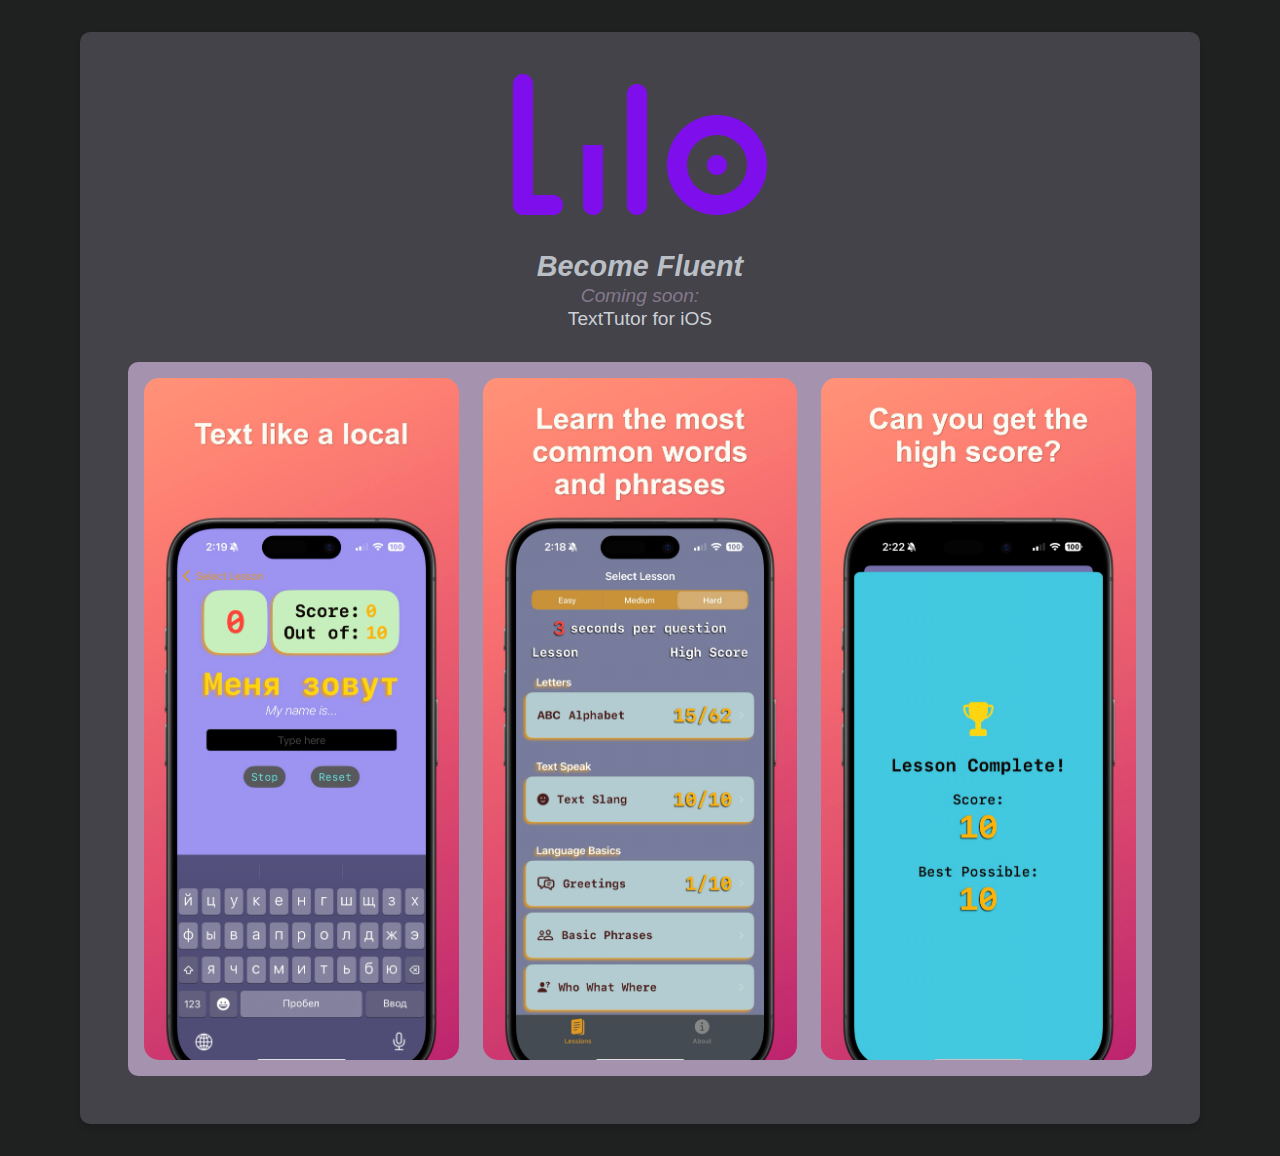
<file: index.html>
<!DOCTYPE html>
<html lang="en">
<head>

<!-- Google tag (gtag.js) -->
<script async src="https://www.googletagmanager.com/gtag/js?id=G-G1TWRNQ451"></script>
<script>
  window.dataLayer = window.dataLayer || [];
  function gtag(){dataLayer.push(arguments);}
  gtag('js', new Date());

  gtag('config', 'G-G1TWRNQ451');
</script>

    <meta charset="UTF-8">
    <meta name="viewport" content="width=device-width, initial-scale=1.0">
    <title>Lilo Labs</title>
    <style>
        body {
            margin: 0;
            padding: 0;
            min-height: 100vh;
            display: flex;
            justify-content: center;
            align-items: center;
            background-color: #1f2121;
            font-family: -apple-system, BlinkMacSystemFont, 'Segoe UI', Roboto, sans-serif;
        }

        h1 {
            color: #d5e1f4;
            margin-bottom: 0.5rem;
            font-size: 5rem;
        }

        h2 {
            color: #babfc5;
            margin: 0;
            font-size: 1.8rem;
            font-style: italic;
        }

        p {
            color: #cbd0d6;
            font-size: 1.2rem;
            padding: 0;
            margin: 0.1rem 0;
        }

        .container {
            background-color: #434349;
            padding: 0.5rem 3rem 3rem 3rem;
            border-radius: 10px;
            box-shadow: 0 4px 6px rgba(0, 0, 0, 0.1);
            text-align: center;
            max-width: 80vw; /* Changed from fixed 1600px to 80% of viewport width */
            min-width: 400px; /* Added minimum width */
            margin: 2rem;
            width: 100%; /* Added to ensure container takes available space */
        }

        .coming-soon {
            color: #86798d;
            font-size: 1.2rem;
            margin-bottom: 1rem;
            margin-top: 0;
            text-align: center;
            width: 100%;
        }

        .coming-soon-text {
            color: #86798d;
            font-size: 1.2rem;
            font-style: italic;
        }

        .screenshots {
            display: grid;
            grid-template-columns: repeat(auto-fit, minmax(200px, 1fr));
            gap: 1.5rem;
            margin-top: 2rem;
            min-height: 300px;
            background-color: #a592ae;
            padding: 1rem;
            border-radius: 10px;
        }

        .screenshot-placeholder {
            border: 2px dashed #cbd5e0;
            border-radius: 15px;
            display: flex;
            align-items: center;
            justify-content: center;
            color: #a0aec0;
            font-size: 0.9rem;
        }

        .logo {
            margin: 0 auto;
            display: block;
        }
    </style>
</head>
<body>
    <div class="container">
        <img src="images/Lilo Logo v2.png" alt="Lilo Labs Logo" class="logo">
        <div class="coming-soon">
            <h2>Become Fluent</h2>
            <p class="coming-soon-text">Coming soon: </p>
            <p>TextTutor for iOS</p>
        </div>
        <div class="screenshots">
            <img src="images/Screenshot 0.png" alt="Screenshot" class="screenshot" style="border-radius: 15px; width: 100%; height: 100%; object-fit: cover;">
            <img src="images/Screenshot 1.png" alt="Screenshot" class="screenshot" style="border-radius: 15px; width: 100%; height: 100%; object-fit: cover;">
            <img src="images/Screenshot 2.png" alt="Screenshot" class="screenshot" style="border-radius: 15px; width: 100%; height: 100%; object-fit: cover;">
        </div>
    </div>
</body>
</html>
</file>
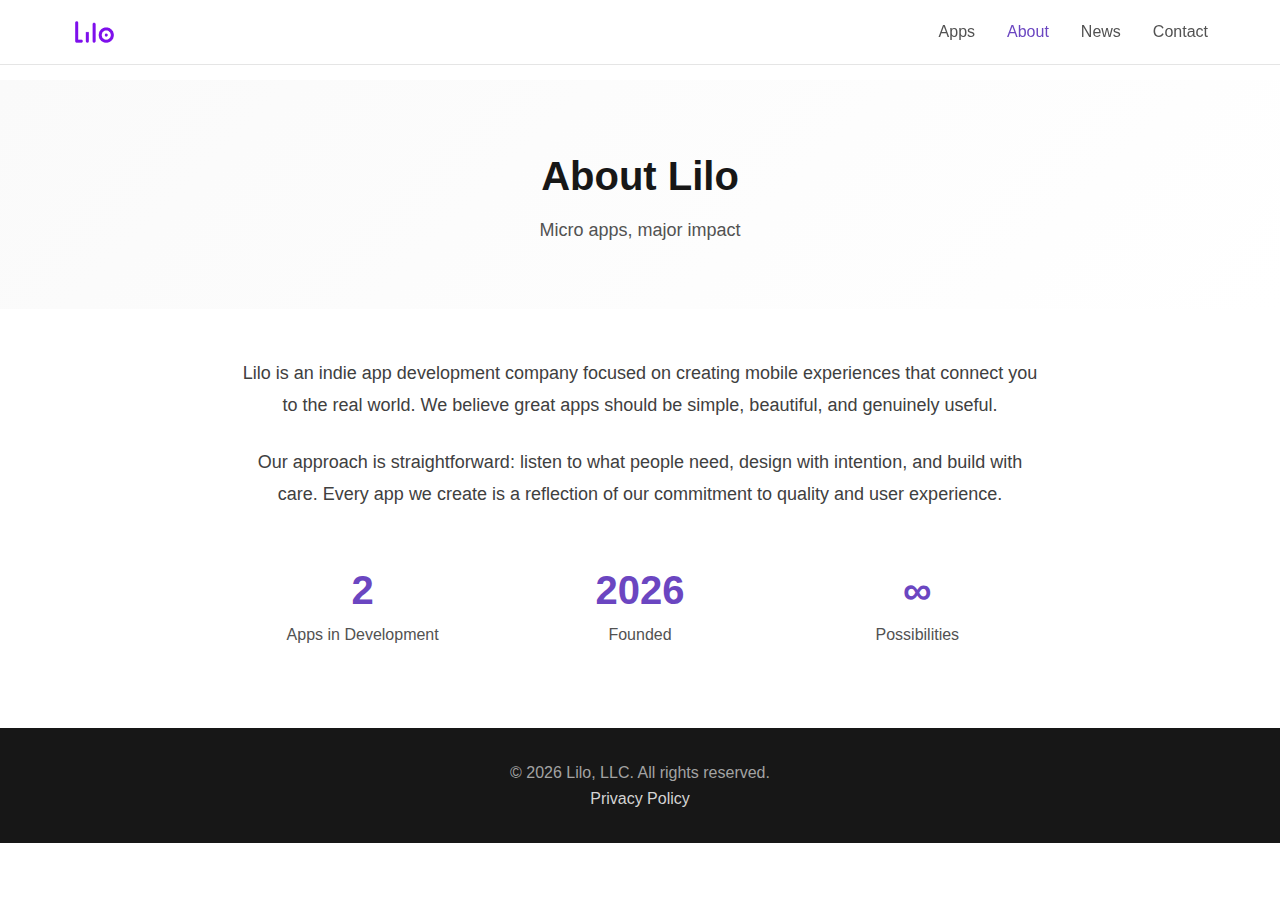
<file: about.html>
<!DOCTYPE html>
<html lang="en">
<head>
<!-- Google tag (gtag.js) -->
<script async src="https://www.googletagmanager.com/gtag/js?id=G-G1TWRNQ451"></script>
<script>
  window.dataLayer = window.dataLayer || [];
  function gtag(){dataLayer.push(arguments);}
  gtag('js', new Date());
  gtag('config', 'G-G1TWRNQ451');
</script>

    <meta charset="UTF-8">
    <meta name="viewport" content="width=device-width, initial-scale=1.0">
    <title>About - Lilo</title>
    <link rel="stylesheet" href="css/base.css">
    <link rel="stylesheet" href="css/shared.css">
    <link rel="stylesheet" href="css/about.css">
</head>
<body>
    <!-- Header -->
    <header>
        <nav>
            <a href="index.html" class="logo-nav">
                <img src="images/Lilo Logo v2.png" alt="Lilo">
            </a>
            <ul>
                <li><a href="apps.html">Apps</a></li>
                <li><a href="about.html" class="active">About</a></li>
                <li><a href="news.html">News</a></li>
                <li><a href="contact.html">Contact</a></li>
            </ul>
        </nav>
    </header>

    <!-- Page Header -->
    <div class="page-header">
        <h1>About Lilo</h1>
        <p>Micro apps, major impact</p>
    </div>

    <!-- About Section -->
    <section id="about">
        <div class="about-content">
            <p>Lilo is an indie app development company focused on creating mobile experiences that connect you to the real world. We believe great apps should be simple, beautiful, and genuinely useful.</p>
            <p>Our approach is straightforward: listen to what people need, design with intention, and build with care. Every app we create is a reflection of our commitment to quality and user experience.</p>

            <div class="about-stats">
                <div class="stat">
                    <span class="stat-number">2</span>
                    <span class="stat-label">Apps in Development</span>
                </div>
                <div class="stat">
                    <span class="stat-number">2026</span>
                    <span class="stat-label">Founded</span>
                </div>
                <div class="stat">
                    <span class="stat-number">∞</span>
                    <span class="stat-label">Possibilities</span>
                </div>
            </div>
        </div>
    </section>

    <!-- Footer -->
    <footer>
        <p>&copy; 2026 Lilo, LLC. All rights reserved.</p>
        <p><a href="privacypolicy.html">Privacy Policy</a></p>
    </footer>
</body>
</html>
</file>
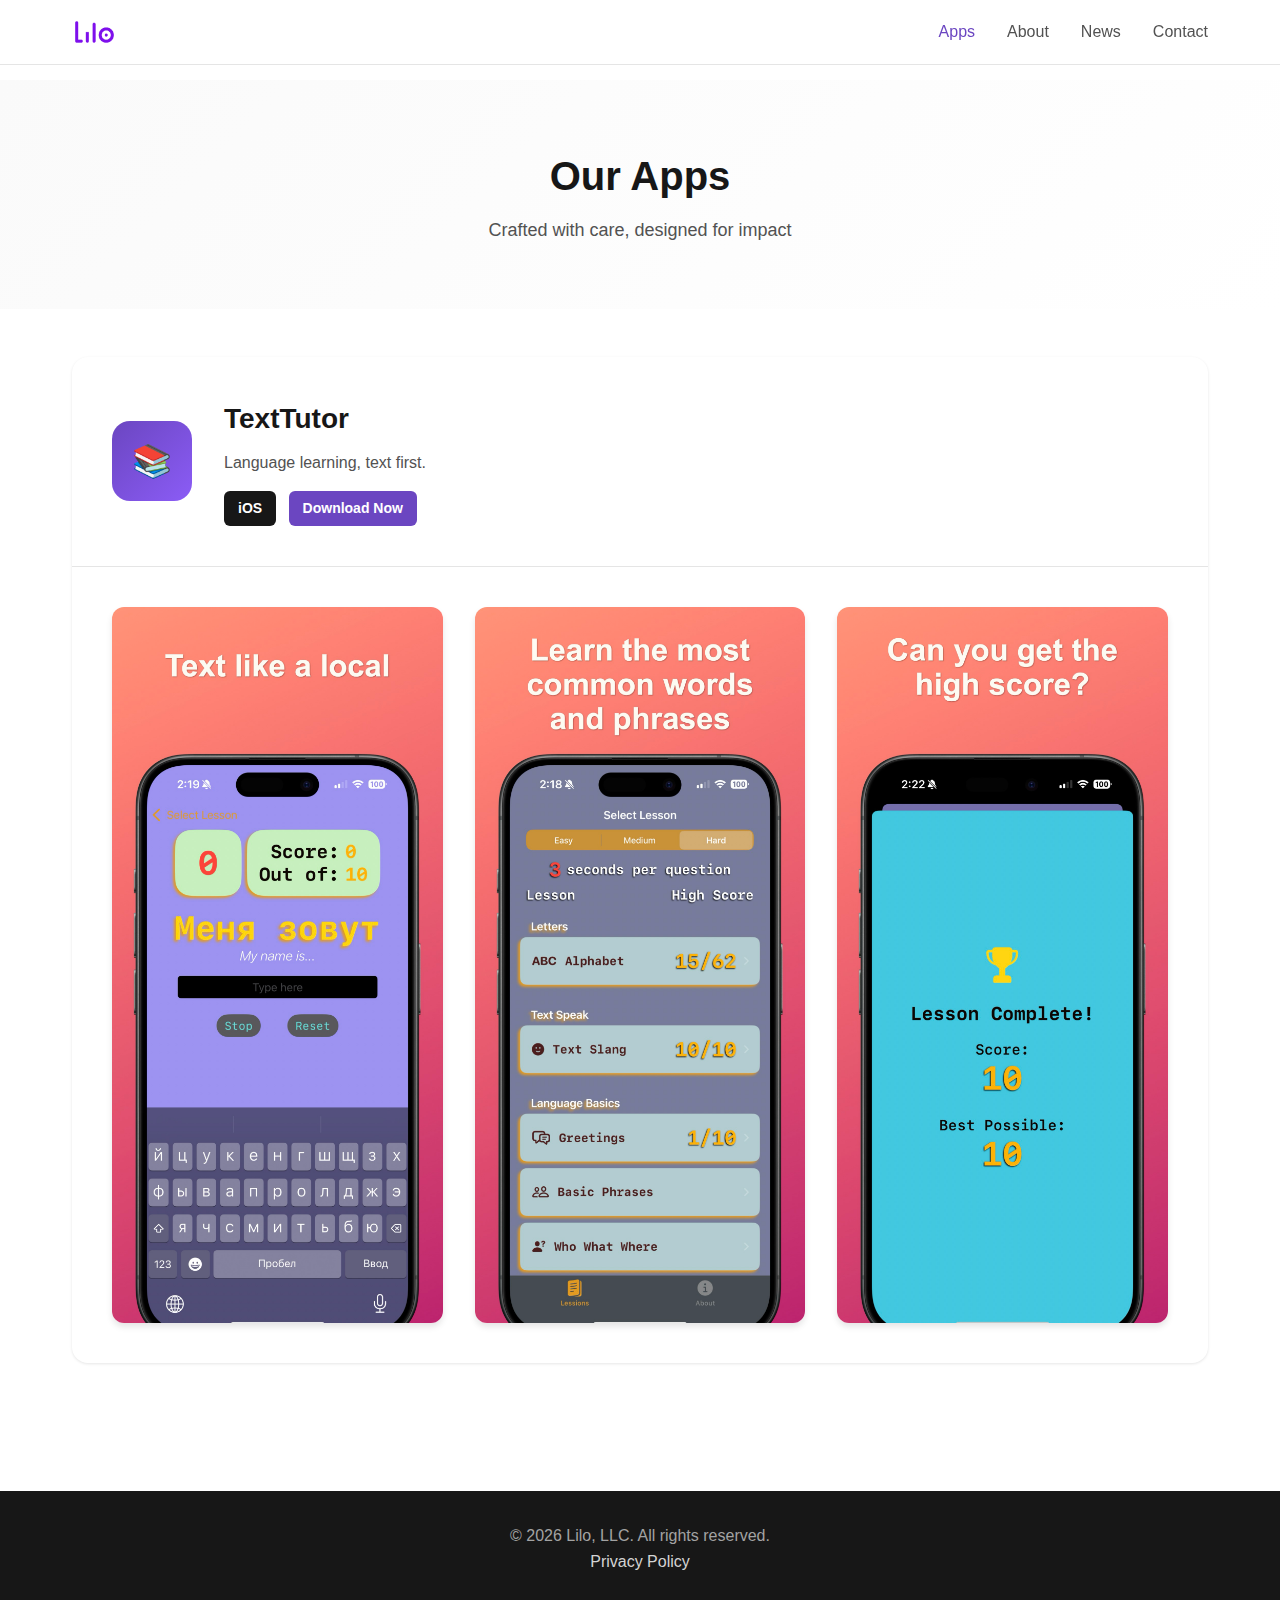
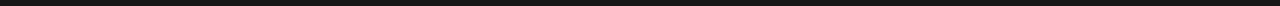
<file: apps.html>
<!DOCTYPE html>
<html lang="en">
<head>
<!-- Google tag (gtag.js) -->
<script async src="https://www.googletagmanager.com/gtag/js?id=G-G1TWRNQ451"></script>
<script>
  window.dataLayer = window.dataLayer || [];
  function gtag(){dataLayer.push(arguments);}
  gtag('js', new Date());
  gtag('config', 'G-G1TWRNQ451');
</script>

    <meta charset="UTF-8">
    <meta name="viewport" content="width=device-width, initial-scale=1.0">
    <title>Our Apps - Lilo</title>
    <link rel="stylesheet" href="css/base.css">
    <link rel="stylesheet" href="css/shared.css">
    <link rel="stylesheet" href="css/apps.css">
</head>
<body>
    <!-- Header -->
    <header>
        <nav>
            <a href="index.html" class="logo-nav">
                <img src="images/Lilo Logo v2.png" alt="Lilo">
            </a>
            <ul>
                <li><a href="apps.html" class="active">Apps</a></li>
                <li><a href="about.html">About</a></li>
                <li><a href="news.html">News</a></li>
                <li><a href="contact.html">Contact</a></li>
            </ul>
        </nav>
    </header>

    <!-- Page Header -->
    <div class="page-header">
        <h1>Our Apps</h1>
        <p>Crafted with care, designed for impact</p>
    </div>

    <!-- Apps Section -->
    <section id="apps">
        <div class="app-card">
            <div class="app-header">
                <div class="app-icon">📚</div>
                <div class="app-info">
                    <h3>TextTutor</h3>
                    <p>Language learning, text first.</p>
                    <span class="platform-badge">iOS</span>
                    <span class="status-badge"><a href="https://apps.apple.com/us/app/texttutor/id6741771741">Download Now</a></span>
                </div>
            </div>
            <div class="app-screenshots">
                <img src="images/Screenshot 0.png" alt="TextTutor Screenshot 1" class="screenshot">
                <img src="images/Screenshot 1.png" alt="TextTutor Screenshot 2" class="screenshot">
                <img src="images/Screenshot 2.png" alt="TextTutor Screenshot 3" class="screenshot">
            </div>
        </div>
    </section>

    <!-- Footer -->
    <footer>
        <p>&copy; 2026 Lilo, LLC. All rights reserved.</p>
        <p><a href="privacypolicy.html">Privacy Policy</a></p>
    </footer>
</body>
</html>
</file>
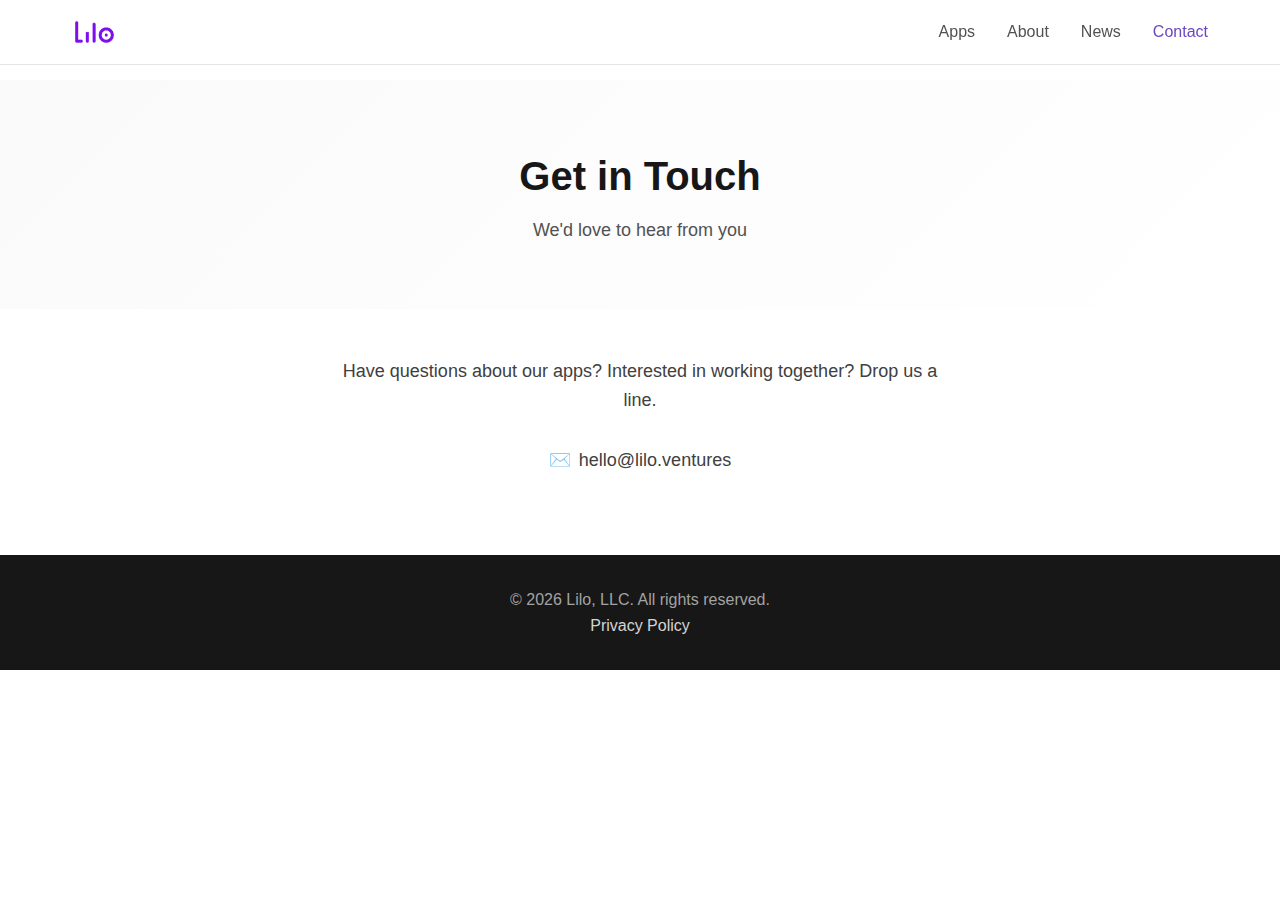
<file: contact.html>
<!DOCTYPE html>
<html lang="en">
<head>
<!-- Google tag (gtag.js) -->
<script async src="https://www.googletagmanager.com/gtag/js?id=G-G1TWRNQ451"></script>
<script>
  window.dataLayer = window.dataLayer || [];
  function gtag(){dataLayer.push(arguments);}
  gtag('js', new Date());
  gtag('config', 'G-G1TWRNQ451');
</script>

    <meta charset="UTF-8">
    <meta name="viewport" content="width=device-width, initial-scale=1.0">
    <title>Contact - Lilo</title>
    <link rel="stylesheet" href="css/base.css">
    <link rel="stylesheet" href="css/shared.css">
    <link rel="stylesheet" href="css/contact.css">
</head>
<body>
    <!-- Header -->
    <header>
        <nav>
            <a href="index.html" class="logo-nav">
                <img src="images/Lilo Logo v2.png" alt="Lilo">
            </a>
            <ul>
                <li><a href="apps.html">Apps</a></li>
                <li><a href="about.html">About</a></li>
                <li><a href="news.html">News</a></li>
                <li><a href="contact.html" class="active">Contact</a></li>
            </ul>
        </nav>
    </header>

    <!-- Page Header -->
    <div class="page-header">
        <h1>Get in Touch</h1>
        <p>We'd love to hear from you</p>
    </div>

    <!-- Contact Section -->
    <section id="contact">
        <div class="contact-content">
            <p>Have questions about our apps? Interested in working together? Drop us a line.</p>
            <div class="contact-links">
                <a href="mailto:hello@lilo.ventures" class="contact-link">
                    <span>✉️</span>
                    <span>hello@lilo.ventures</span>
                </a>
            </div>
        </div>
    </section>

    <!-- Footer -->
    <footer>
        <p>&copy; 2026 Lilo, LLC. All rights reserved.</p>
        <p><a href="privacypolicy.html">Privacy Policy</a></p>
    </footer>
</body>
</html>
</file>
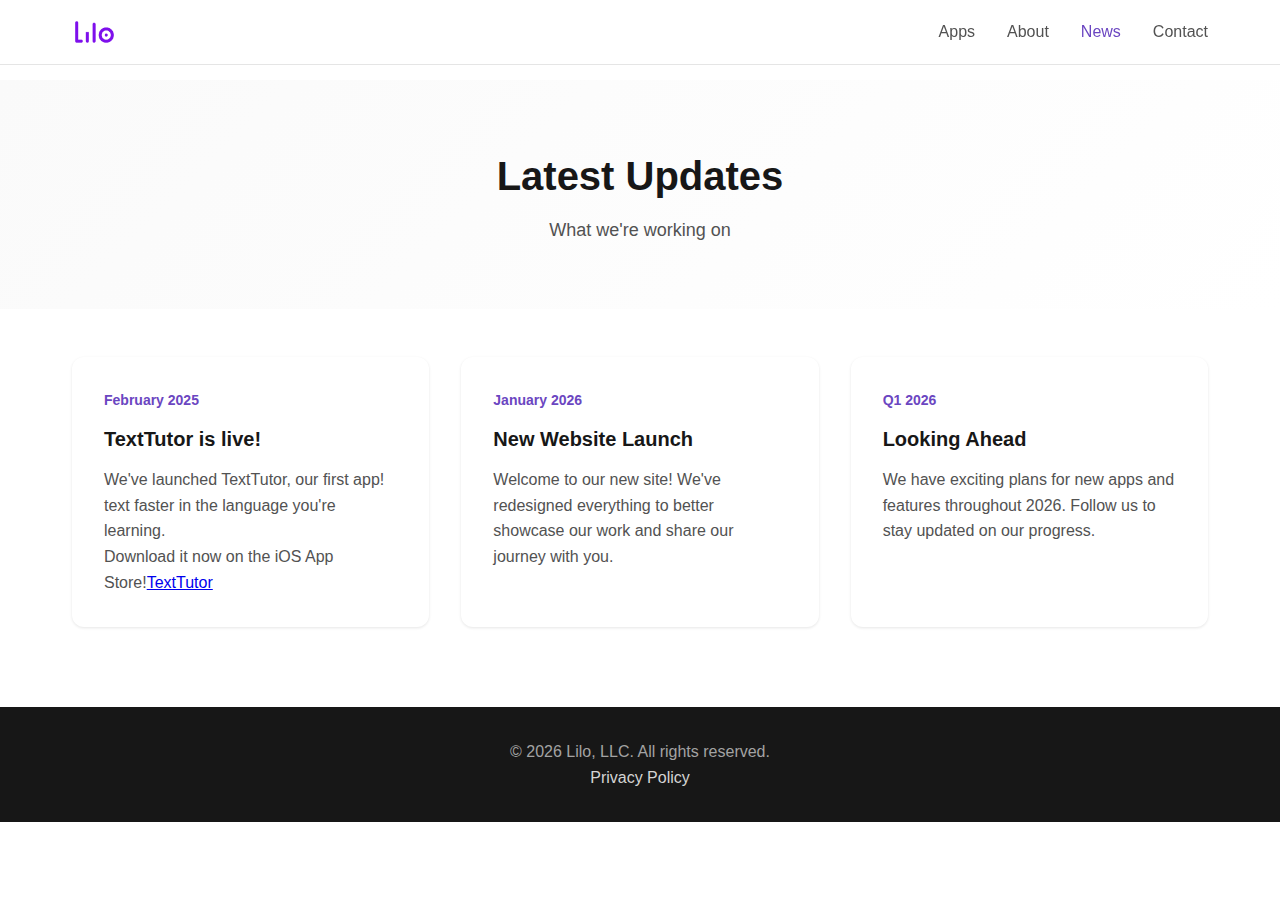
<file: news.html>
<!DOCTYPE html>
<html lang="en">
<head>
<!-- Google tag (gtag.js) -->
<script async src="https://www.googletagmanager.com/gtag/js?id=G-G1TWRNQ451"></script>
<script>
  window.dataLayer = window.dataLayer || [];
  function gtag(){dataLayer.push(arguments);}
  gtag('js', new Date());
  gtag('config', 'G-G1TWRNQ451');
</script>

    <meta charset="UTF-8">
    <meta name="viewport" content="width=device-width, initial-scale=1.0">
    <title>News - Lilo</title>
    <link rel="stylesheet" href="css/base.css">
    <link rel="stylesheet" href="css/shared.css">
    <link rel="stylesheet" href="css/news.css">
</head>
<body>
    <!-- Header -->
    <header>
        <nav>
            <a href="index.html" class="logo-nav">
                <img src="images/Lilo Logo v2.png" alt="Lilo">
            </a>
            <ul>
                <li><a href="apps.html">Apps</a></li>
                <li><a href="about.html">About</a></li>
                <li><a href="news.html" class="active">News</a></li>
                <li><a href="contact.html">Contact</a></li>
            </ul>
        </nav>
    </header>

    <!-- Page Header -->
    <div class="page-header">
        <h1>Latest Updates</h1>
        <p>What we're working on</p>
    </div>

    <!-- News Section -->
    <section id="news">
        <div class="news-grid">
            <div class="news-card">
                <div class="news-date">February 2025</div>
                <h3>TextTutor is live!</h3>
                <p>We've launched TextTutor, our first app! text faster in the language you're learning.</p>
                <p>Download it now on the iOS App Store!<a href="https://apps.apple.com/us/app/texttutor/id6741771741">TextTutor</a></p>
            </div>
            <div class="news-card">
                <div class="news-date">January 2026</div>
                <h3>New Website Launch</h3>
                <p>Welcome to our new site! We've redesigned everything to better showcase our work and share our journey with you.</p>
            </div>
            <div class="news-card">
                <div class="news-date">Q1 2026</div>
                <h3>Looking Ahead</h3>
                <p>We have exciting plans for new apps and features throughout 2026. Follow us to stay updated on our progress.</p>
            </div>
        </div>
    </section>

    <!-- Footer -->
    <footer>
        <p>&copy; 2026 Lilo, LLC. All rights reserved.</p>
        <p><a href="privacypolicy.html">Privacy Policy</a></p>
    </footer>
</body>
</html>
</file>
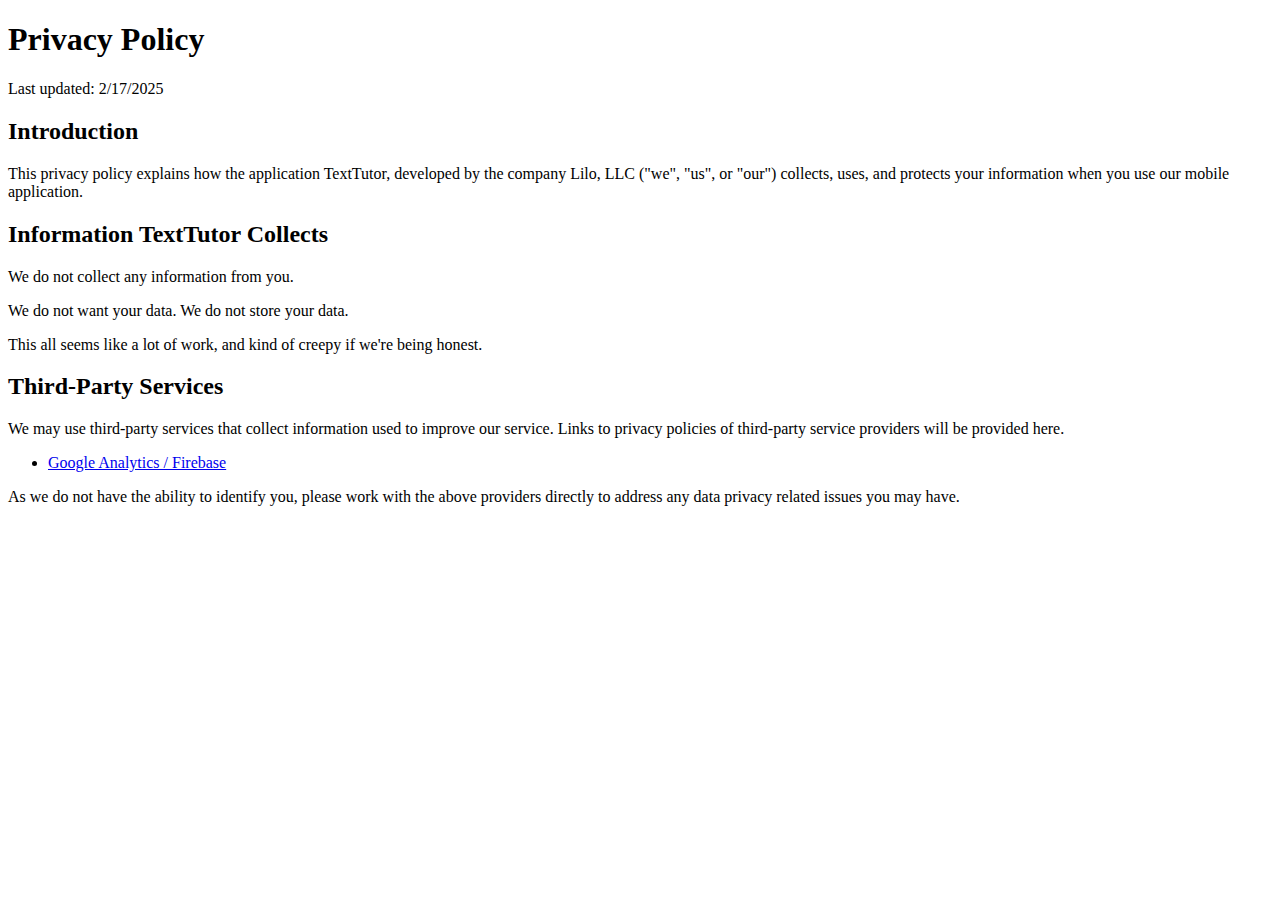
<file: privacypolicy.html>
<!DOCTYPE html>
<html lang="en">
<head>
    <meta charset="UTF-8">
    <meta name="viewport" content="width=device-width, initial-scale=1.0">
    <title>Privacy Policy - TextTutor</title>
</head>
<body>
    <h1>Privacy Policy</h1>
    <p>Last updated: 2/17/2025</p>

    <h2>Introduction</h2>
    <p>This privacy policy explains how the application TextTutor, developed by the company Lilo, LLC ("we", "us", or "our") collects, uses, and protects your information when you use our mobile application.</p>

    <h2>Information TextTutor Collects</h2>
    <p>We do not collect any information from you.</p> 
    <p>We do not want your data. We do not store your data. </p> 
    <p>This all seems like a lot of work, and kind of creepy if we're being honest.</p>
    <h2>Third-Party Services</h2>
    <p>We may use third-party services that collect information used to improve our service. Links to privacy policies of third-party service providers will be provided here.</p>
    <ul>
        <li><a href="https://firebase.google.com/support/privacy">Google Analytics / Firebase</a></li>
    </ul>
    <p>As we do not have the ability to identify you, please work with the above providers directly to address any data privacy related issues you may have.</p>

</body>
</html>
</file>
<file: css/base.css>
* {
    margin: 0;
    padding: 0;
    box-sizing: border-box;
}

:root {
    --royal-purple: #6B46C1;
    --purple-light: #8B5CF6;
    --purple-dark: #5B21B6;
    --gray-50: #fafafa;
    --gray-100: #f5f5f5;
    --gray-200: #e5e5e5;
    --gray-300: #d4d4d4;
    --gray-400: #a3a3a3;
    --gray-500: #737373;
    --gray-600: #525252;
    --gray-700: #404040;
    --gray-800: #262626;
    --gray-900: #171717;
    --white: #ffffff;
    --black: #0a0a0a;
    --shadow-sm: 0 1px 3px rgba(0, 0, 0, 0.1);
    --font-sans: -apple-system, BlinkMacSystemFont, 'Segoe UI', Roboto, 'Helvetica Neue', Arial, sans-serif;
}
</file>
<file: css/shared.css>
body {
    font-family: var(--font-sans);
    line-height: 1.6;
    color: var(--gray-800);
    background-color: var(--white);
}

/* Header / Navigation */
header {
    position: fixed;
    top: 0;
    width: 100%;
    background-color: rgba(255, 255, 255, 0.95);
    backdrop-filter: blur(10px);
    border-bottom: 1px solid var(--gray-200);
    z-index: 1000;
    padding: 1rem 0;
}

nav {
    max-width: 1200px;
    margin: 0 auto;
    padding: 0 2rem;
    display: flex;
    justify-content: space-between;
    align-items: center;
}

.logo-nav {
    display: flex;
    align-items: center;
    gap: 0.75rem;
    font-size: 1.5rem;
    font-weight: 700;
    color: var(--gray-900);
    text-decoration: none;
}

.logo-nav img {
    height: 32px;
    width: auto;
}

nav ul {
    display: flex;
    list-style: none;
    gap: 2rem;
}

nav a {
    color: var(--gray-600);
    text-decoration: none;
    font-weight: 500;
    transition: color 0.3s;
}

nav a:hover,
nav a.active {
    color: var(--royal-purple);
}

/* Page Header */
.page-header {
    margin-top: 80px;
    padding: 4rem 2rem;
    background: linear-gradient(135deg, var(--gray-50) 0%, var(--white) 100%);
    text-align: center;
}

.page-header h1 {
    font-size: 2.5rem;
    font-weight: 700;
    color: var(--gray-900);
    margin-bottom: 0.5rem;
}

.page-header p {
    font-size: 1.125rem;
    color: var(--gray-600);
}

/* Section Containers */
section {
    max-width: 1200px;
    margin: 0 auto;
    padding: 3rem 2rem 5rem;
}

.about-content,
.contact-content {
    margin: 0 auto;
    text-align: center;
}

.about-content {
    max-width: 800px;
}

.contact-content {
    max-width: 600px;
}

/* Card base (app-card, news-card) */
.app-card,
.news-card {
    background: var(--white);
    box-shadow: var(--shadow-sm);
}

/* Footer */
footer {
    background-color: var(--gray-900);
    color: var(--gray-400);
    padding: 2rem;
    text-align: center;
}

footer a {
    color: var(--gray-300);
    text-decoration: none;
}

footer a:hover {
    color: var(--white);
}

@media (max-width: 768px) {
    .page-header h1 {
        font-size: 2rem;
    }

    nav ul {
        display: none;
    }
}
</file>
<file: css/about.css>
/* About Section */
.about-content p {
    font-size: 1.125rem;
    color: var(--gray-700);
    margin-bottom: 1.5rem;
    line-height: 1.8;
}

.about-stats {
    display: grid;
    grid-template-columns: repeat(auto-fit, minmax(200px, 1fr));
    gap: 2rem;
    margin-top: 3rem;
}

.stat {
    text-align: center;
}

.stat-number {
    font-size: 2.5rem;
    font-weight: 700;
    color: var(--royal-purple);
    display: block;
}

.stat-label {
    color: var(--gray-600);
    font-size: 1rem;
    margin-top: 0.5rem;
}
</file>
<file: css/apps.css>
/* Apps Section */
.app-card {
    border-radius: 16px;
    overflow: hidden;
    margin-bottom: 3rem;
}

.app-header {
    padding: 2.5rem;
    display: flex;
    align-items: center;
    gap: 2rem;
    border-bottom: 1px solid var(--gray-200);
}

.app-icon {
    width: 80px;
    height: 80px;
    border-radius: 18px;
    background: linear-gradient(135deg, var(--royal-purple), var(--purple-light));
    display: flex;
    align-items: center;
    justify-content: center;
    font-size: 2rem;
    color: var(--white);
    flex-shrink: 0;
}

.app-info h3 {
    font-size: 1.75rem;
    color: var(--gray-900);
    margin-bottom: 0.5rem;
}

.app-info p {
    color: var(--gray-600);
    font-size: 1rem;
    margin-bottom: 1rem;
}

.platform-badge,
.status-badge {
    display: inline-block;
    padding: 0.375rem 0.875rem;
    border-radius: 6px;
    font-size: 0.875rem;
    font-weight: 600;
    color: var(--white);
}

.platform-badge {
    background-color: var(--gray-900);
    margin-right: 0.5rem;
}

.status-badge {
    background-color: var(--royal-purple);
}

.status-badge a {
    color: var(--white);
    text-decoration: none;
}

.app-screenshots {
    padding: 2.5rem;
    display: grid;
    grid-template-columns: repeat(auto-fit, minmax(250px, 1fr));
    gap: 2rem;
}

.screenshot {
    border-radius: 12px;
    width: 100%;
    height: auto;
    box-shadow: 0 4px 6px rgba(0, 0, 0, 0.1);
}

@media (max-width: 768px) {
    .app-header {
        flex-direction: column;
        text-align: center;
    }

    .app-screenshots {
        grid-template-columns: 1fr;
    }
}
</file>
<file: css/contact.css>
/* Contact Section */
.contact-content > p {
    font-size: 1.125rem;
    color: var(--gray-700);
    margin-bottom: 2rem;
}

.contact-links {
    display: flex;
    justify-content: center;
    gap: 2rem;
}

.contact-link {
    display: flex;
    align-items: center;
    gap: 0.5rem;
    color: var(--gray-700);
    text-decoration: none;
    font-size: 1.125rem;
    transition: color 0.3s;
}

.contact-link:hover {
    color: var(--royal-purple);
}

@media (max-width: 768px) {
    .contact-links {
        flex-direction: column;
    }
}
</file>
<file: css/news.css>
/* News Section */
.news-grid {
    display: grid;
    grid-template-columns: repeat(auto-fit, minmax(300px, 1fr));
    gap: 2rem;
}

.news-card {
    border-radius: 12px;
    padding: 2rem;
    transition: transform 0.3s, box-shadow 0.3s;
}

.news-card:hover {
    transform: translateY(-4px);
    box-shadow: 0 8px 16px rgba(0, 0, 0, 0.1);
}

.news-date {
    color: var(--royal-purple);
    font-size: 0.875rem;
    font-weight: 600;
    margin-bottom: 0.75rem;
}

.news-card h3 {
    font-size: 1.25rem;
    color: var(--gray-900);
    margin-bottom: 0.75rem;
}

.news-card p {
    color: var(--gray-600);
    font-size: 1rem;
}
</file>
